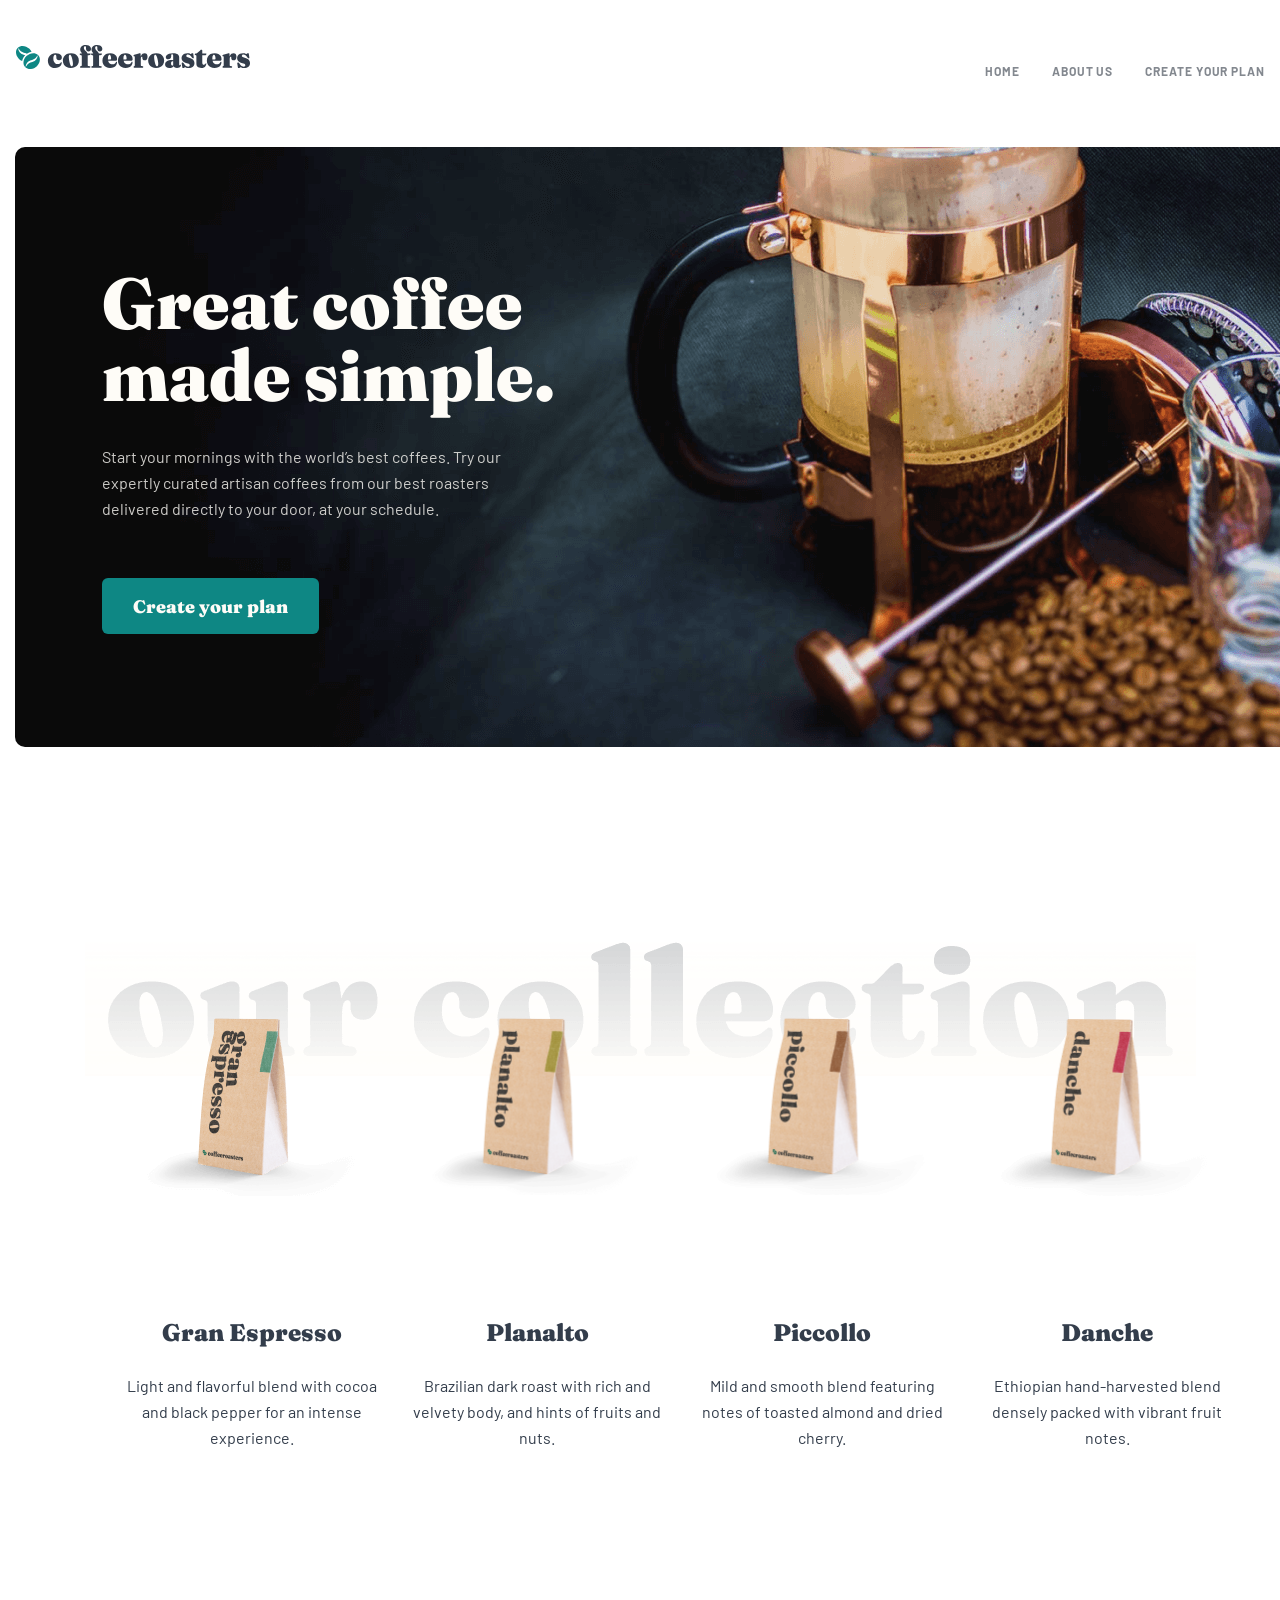
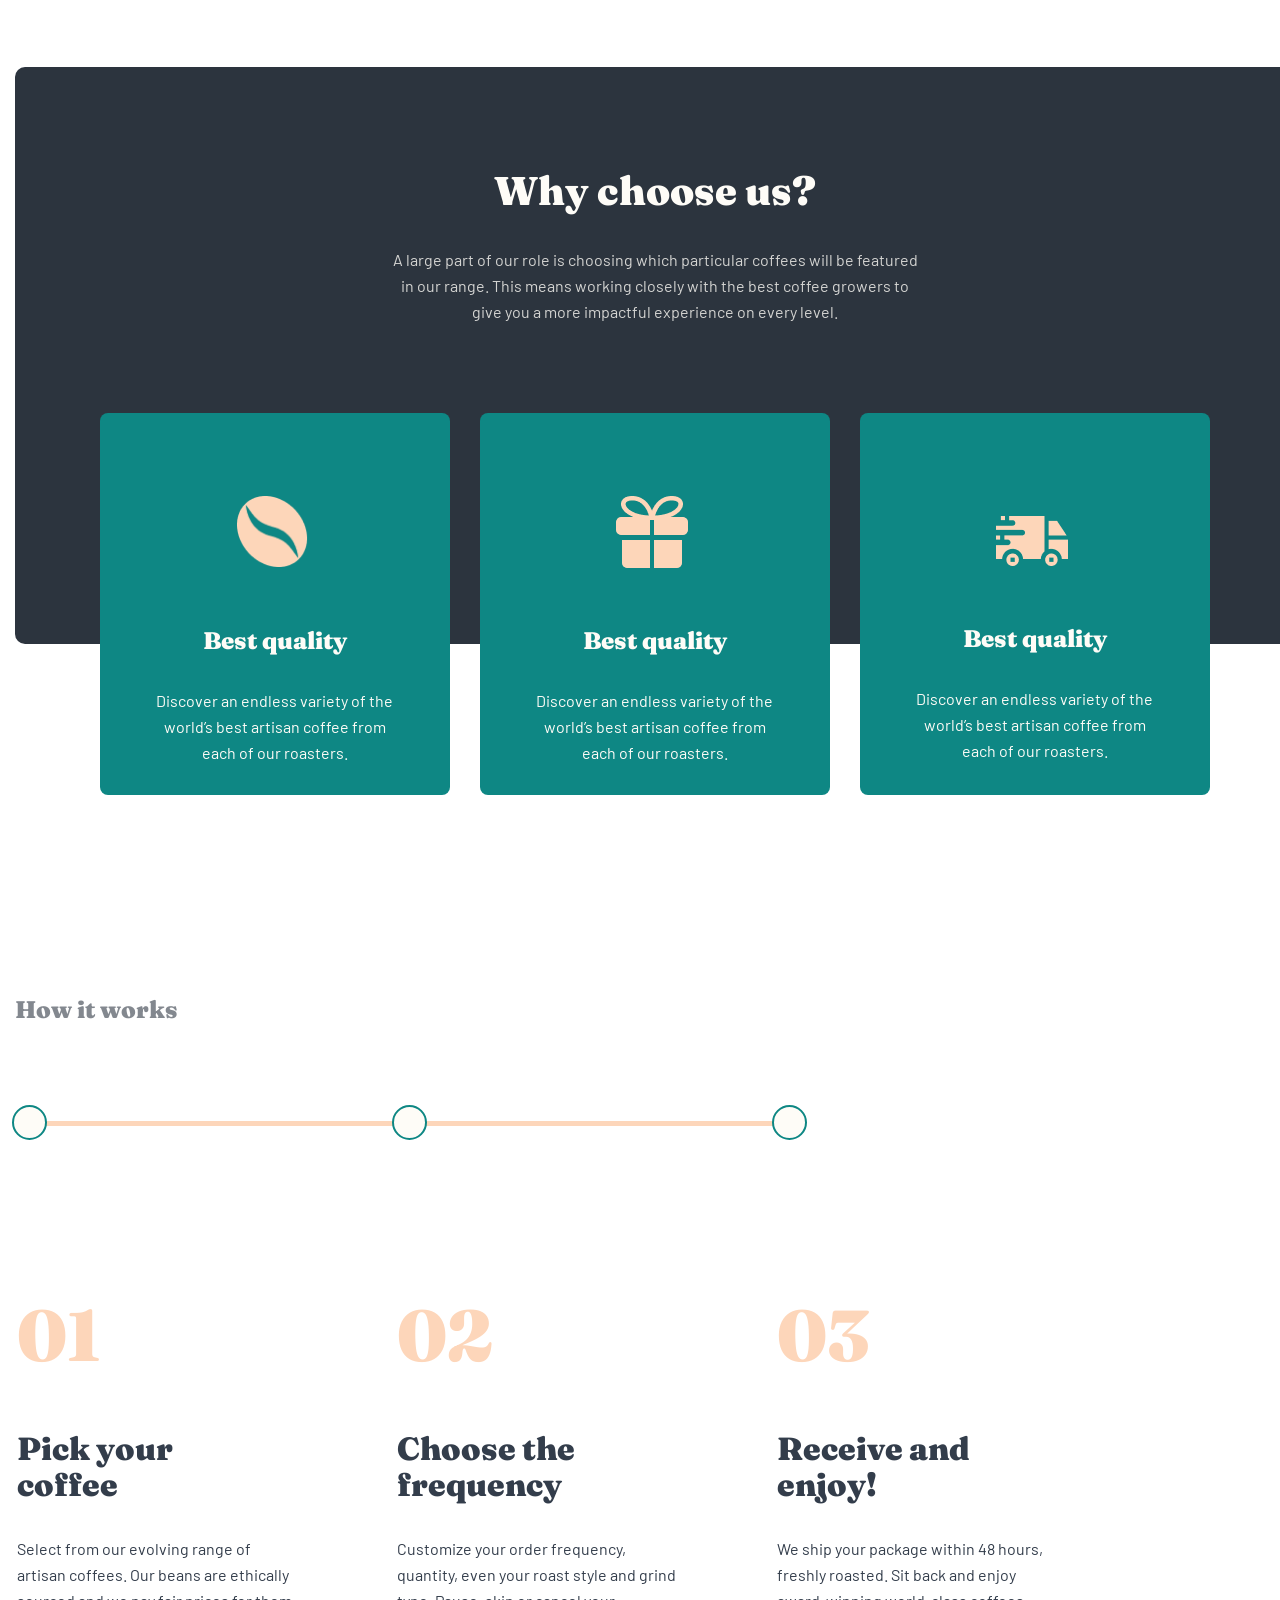
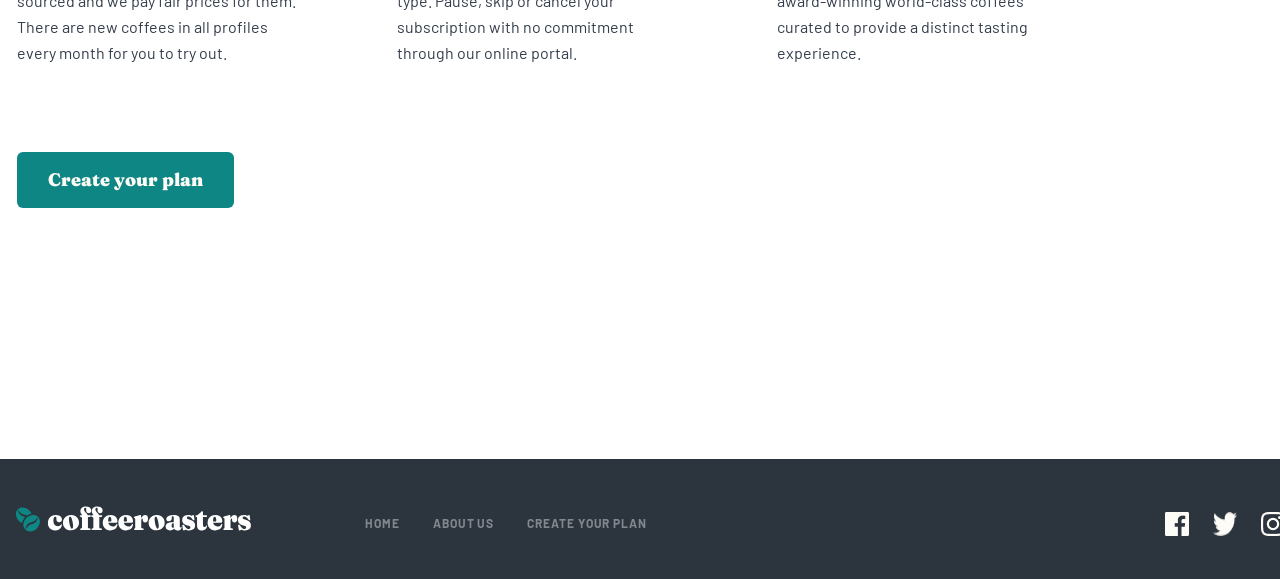
<file: index.html>
<!DOCTYPE html>
<html lang="en">
<head>
    <meta charset="UTF-8">
    <meta http-equiv="X-UA-Compatible" content="IE=edge">
    <meta name="viewport" content="width=device-width, initial-scale=1.0">
    <link rel="stylesheet" href="./css/main.css">
    <title>Home</title>
</head>
<body>
    <div class="container">
        
        <!-- header start -->
        
        <div class="header"> 
            <a class="header__atribut" href="./index.html">
                <img class="header__atrbut--image" src="./image/coffe.svg" width="236" height="26" alt="coffee">
            </a>
            <ul class="header__item">
                <li class="header__item--list ">
                    <a class="header__item--list--atribut"  href="#hero">Home</a>
                </li>
                <li class="header__item--list ">
                    <a class="header__item--list--atribut"  href="./about.html">about us</a>
                </li>
                <li class="header__item--list ">
                    <a class="header__item--list--atribut"  href="#works">Create your plan</a>
                </li>
            </ul>
        </div>
        
        <!--header end  -->
        
        <!-- main start -->
        
        
    </div>
    <div class="container">
        <div class="main">
            <!-- hero start -->
            <div class="main__hero" id="hero">
                <div class="main__hero--box">
                    <h1 class="main__hero--heading">Great coffee made simple. </h1>
                    <div class="main__hero--text">Start your mornings with the world’s best coffees.  Try our expertly curated artisan coffees from our  best roasters delivered directly to your door, at your schedule.</div>
                    <button class="main__hero--button">Create your plan</button>
                </div>
                
            </div>
            
        </div>
    </div>
    <!-- hero end -->
    
    <!--Collection start -->
    
    <div class="container">
        <div class="collection" id="collection">
            <ul class="collection__item">
                <li class="collection__item--list1">
                    <h4 class="collection__item--list--heading">Gran Espresso</h4>
                    <p class="collection__item--list--padding">Light and flavorful blend with cocoa and black pepper for an intense experience.</p>
                </li>
                <li class="collection__item--list2">
                    <h4 class="collection__item--list--heading">Planalto</h4>
                    <p class="collection__item--list--padding">Brazilian dark roast with rich and velvety body, and hints of fruits and nuts.</p>
                </li>
                <li class="collection__item--list3">
                    <h4 class="collection__item--list--heading">Piccollo</h4>
                    <p class="collection__item--list--padding">Mild and smooth blend featuring notes of toasted almond and dried cherry.</p>
                </li>
                <li class="collection__item--list4">
                    <h4 class="collection__item--list--heading">Danche</h4>
                    <p class="collection__item--list--padding">Ethiopian hand-harvested blend densely packed with vibrant fruit notes.</p>
                </li>
                
                
            </ul>
        </div>
    </div>
    <!-- Collection end -->
    
    <!-- choose start -->
    
    <div class="container">
        <div class="choose">
            <div class="choose__us">
                <h3 class="choose__us--heading">Why choose us?</h3>
                <p class="choose__us--padding">A large part of our role is choosing which particular coffees will be featured 
                    in our range. This means working closely with the best coffee growers to give 
                    you a more impactful experience on every level.</p>
                </div>
                <div class="choose__box">
                    <div class="choose__box--coffee">
                        <h4 class="choose__box-coffee--heading">Best quality</h4>
                        <p class="choose__box--coffee--padding">Discover an endless variety of the world’s best artisan coffee from each of our roasters.</p>
                    </div>
                    <div class="choose__box--surip">
                        <h4 class="choose__box--surip--heading">Best quality</h4>
                        <p class="choose__box--surip--padding">Discover an endless variety of the world’s best artisan coffee from each of our roasters.</p>
                    </div>
                    <div class="choose__box--speed">
                        <h4 class="choose__box--speed--heading">Best quality</h4>
                        <p class="choose__box--speed--padding">Discover an endless variety of the world’s best artisan coffee from each of our roasters.</p>
                    </div>
                </div>
                
            </div>
        </div>
        
        <!-- choose end -->
        
        <!-- Work start -->
        
        <div class="container">
            <div class="works" id="works">
                <h4 class="works__heading">How it works</h4>
                <div class="works__diver">
                    <ul class="works__pick--item">
                        <li class="works__pick--item--list">
                            <h2 class="works__pick--item--list--heading--coffee">01</h2>
                            <h3 class="works__pick--item--list--heading--3--coffee">Pick your coffee</h3>
                            <p class="works__pick--item--list--padding--coffee">Select from our evolving range of artisan coffees. Our beans are ethically sourced and we pay fair prices for them. There are new coffees in all profiles every month for you to try out.</p>
                        </li>
                        <li class="works__pick--item--list">
                            <h2 class="works__pick--item--list--heading--coffee">02</h2>
                            <h3 class="works__pick--item--list--heading--3--coffee">Choose the frequency</h3>
                            <p class="works__pick--item--list--padding--coffee">Customize your order frequency, quantity, even your roast style and grind type. Pause, skip or cancel your subscription with no commitment through our online portal.</p>
                        </li>
                        <li class="works__pick--item--list">
                            <h2 class="works__pick--item--list--heading--coffee">03</h2>
                            <h3 class="works__pick--item--list--heading--3--coffee">Receive and enjoy!</h3>
                            <p class="works__pick--item--list--padding--coffee">We ship your package within 48 hours, freshly roasted. Sit back and enjoy award-winning world-class coffees curated to provide a distinct tasting experience.</p>
                        </li>
                    </ul>
                    <button class="works__pick--button">Create your plan</button>
                </div>
            </div>
        </div>
        
        <!-- End Work -->
        <!-- Main end -->
        
        <!-- footer start -->
        <footer class="footer">
            <div class="container">
                <div class="footer__acitve">
                    <a class="footer__acitve--atribut" href="#">
                        <img class="footer__acitve--image" src="./image/coffe_white.svg" width="236" height="26" alt="coffe_white">
                    </a>
                    <ul class="footer__item">
                        <li class="footer__item--list ">
                            <a class="footer__item--list--atribut"  href="#hero">Home</a>
                        </li>
                        <li class="footer__item--list ">
                            <a class="footer__item--list--atribut"  href="#collection">about us</a>
                        </li>
                        <li class="footer__item--list ">
                            <a class="footer__item--list--atribut"  href="#works">Create your plan</a>
                        </li>
                    </ul>
                </div>
                <div class="footer__global">
                    <a class="footer__global--facebook" href="https://ru-ru.facebook.com/ " target="_blank">
                        <img src="./image/facebook.png" width="24" height="24" alt="facebook">
                    </a>
                    <a class="footer__global--twitter"  href="https://twitter.com/" target="_blank">
                        <img src="./image/twitter.png" width="24" height="24" alt="twitter">
                    </a>
                    <a class="footer__global--instagram"  href="https://www.instagram.com/" target="_blank">
                        <img src="./image/instagram.png" width="24" height="24" alt="instagram">
                    </a>
                    
                </div>
            </div>
        </footer>
        <!--footer end  -->
    </body>
    </html>
</file>
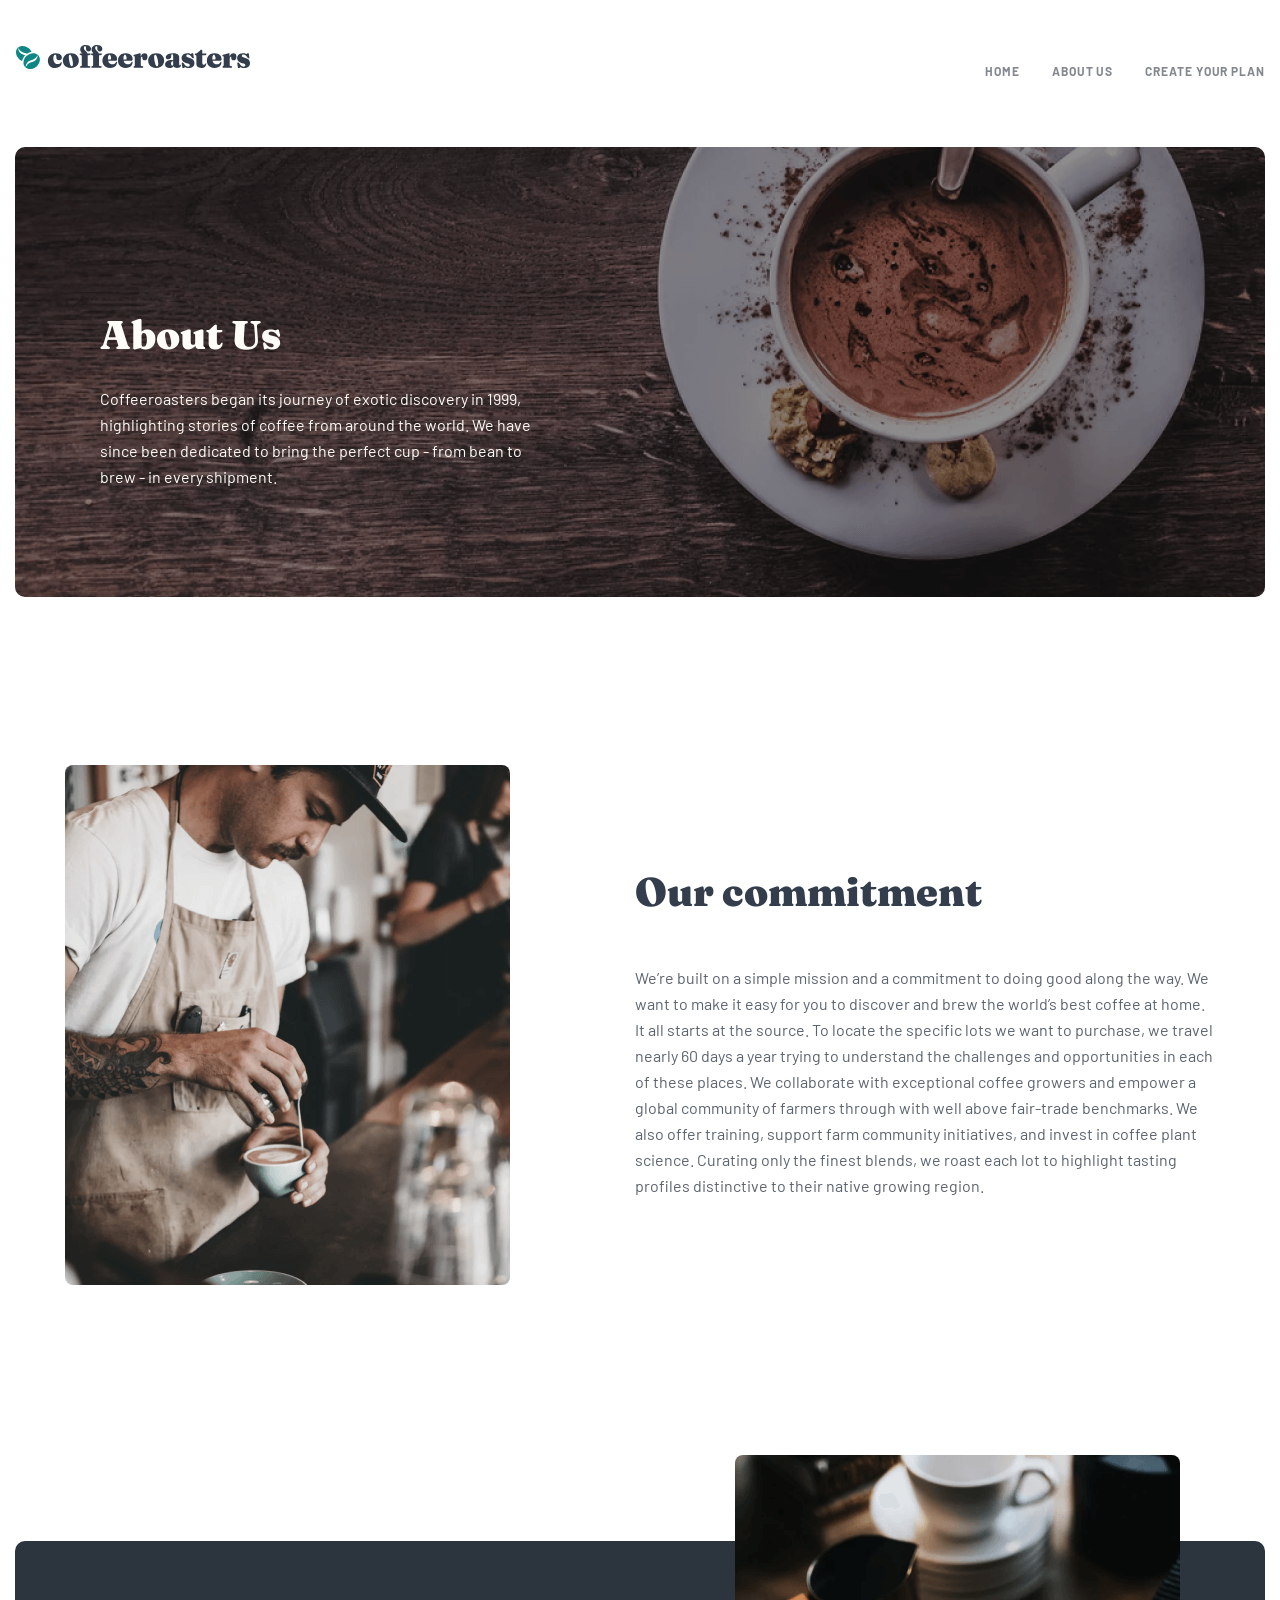
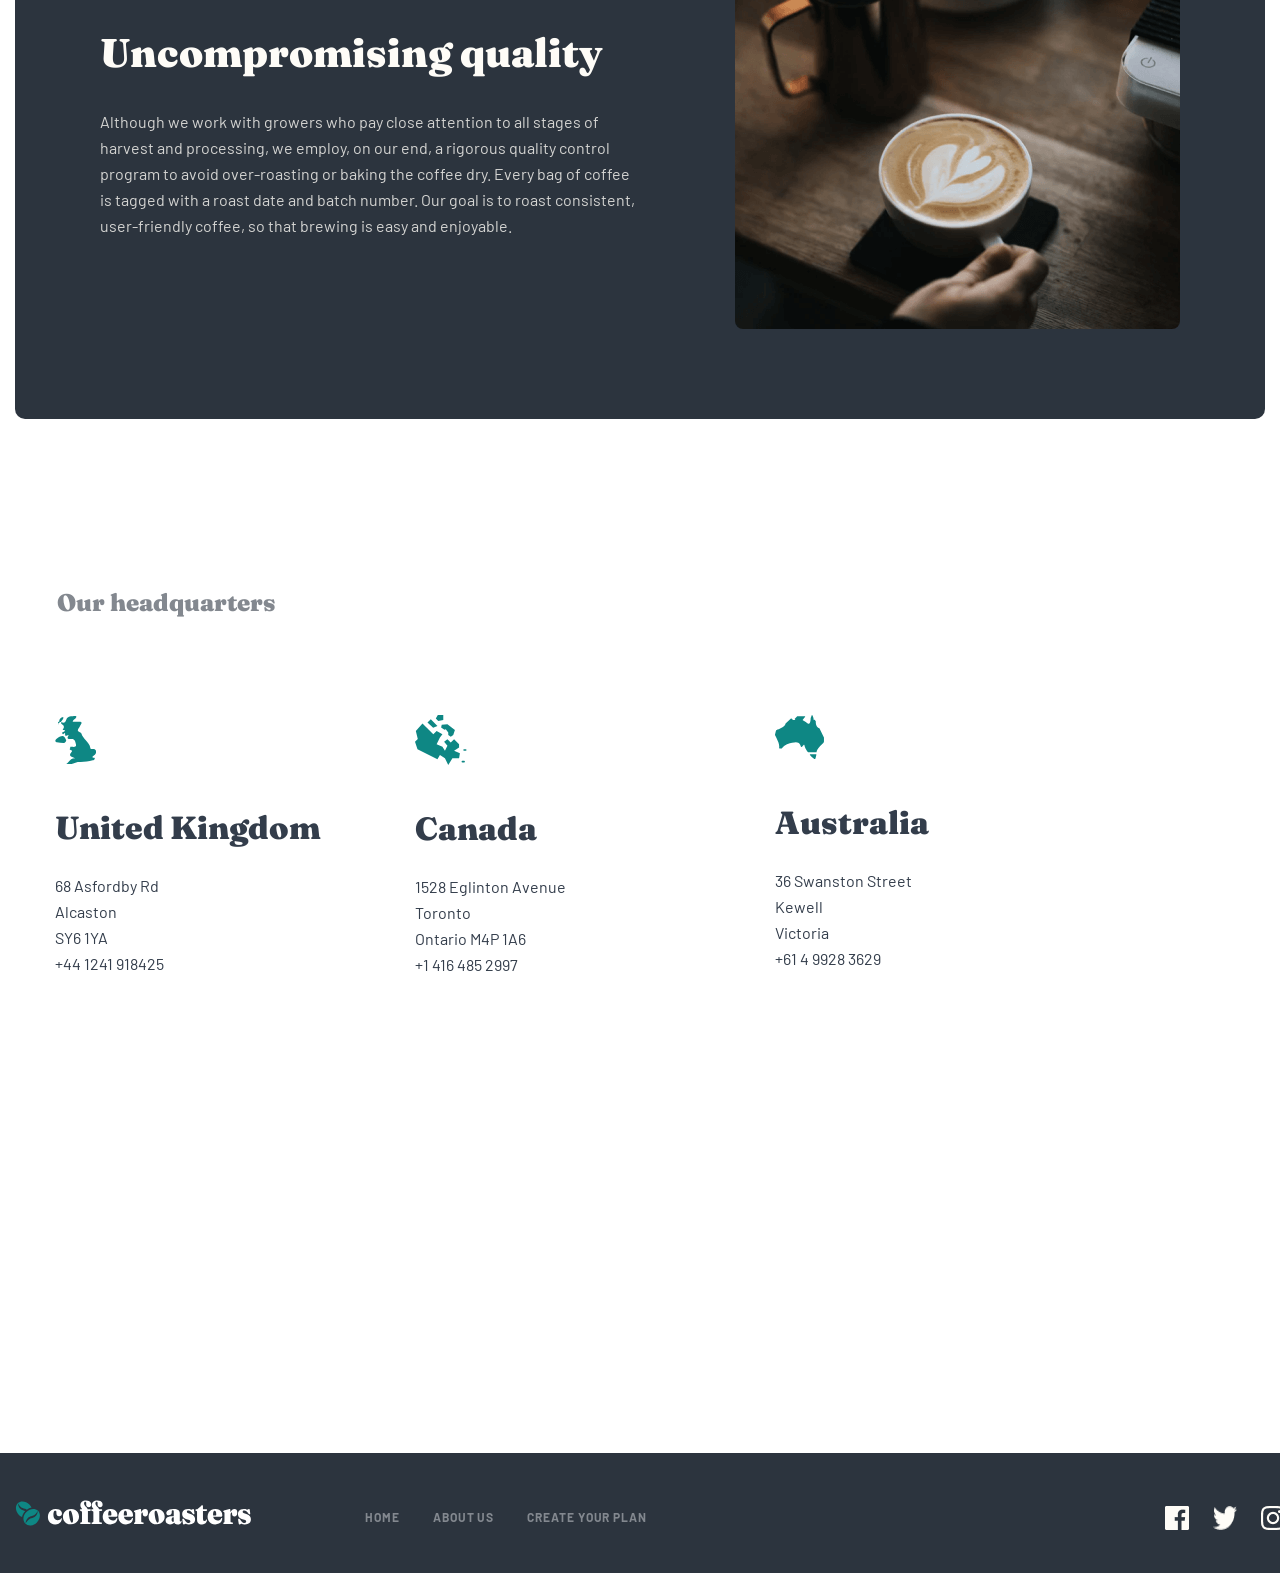
<file: about.html>
<!DOCTYPE html>
<html lang="en">
<head>
    <meta charset="UTF-8">
    <meta http-equiv="X-UA-Compatible" content="IE=edge">
    <meta name="viewport" content="width=device-width, initial-scale=1.0">
    <link rel="stylesheet" href="./css/main.css">
    <title>About us</title>
</head>
<body>
    <div class="container">
        
        <!-- header start -->
        
        <div class="header"> 
            <a class="header__atribut" href="./index.html">
                <img class="header__atrbut--image" src="./image/coffe.svg" width="236" height="26" alt="coffee">
            </a>
            <ul class="header__item">
                <li class="header__item--list ">
                    <a class="header__item--list--atribut"  href="./index.html">Home</a>
                </li>
                <li class="header__item--list ">
                    <a class="header__item--list--atribut"  href="./about.html">about us</a>
                </li>
                <li class="header__item--list ">
                    <a class="header__item--list--atribut"  href="#works">Create your plan</a>
                </li>
            </ul>
        </div>
    </div>
    <!-- header end -->
    
    <!-- hero start -->
    <main class="about-main">
        <div class="container">
            <div class="about-main__hero">
                <div class="about-main__hero--leftside">
                    <h1 class="about-main__hero--leftside-heading">
                        About Us
                    </h1>
                    <p class="about-main__hero--leftside-padding">
                        Coffeeroasters began its journey of exotic discovery in 1999,
                        highlighting stories of coffee from around the world. We have since 
                        been dedicated to bring the perfect cup - from bean to brew - in every shipment.
                    </p>
                </div>
            </div>
        </div>
        <!-- hero end -->
        
        <!-- our start -->
        <div class="container">
            <div class="main-our">
                
                <div class="main-our__leftside">
                    <img class="main-our__leftside--image" src="./image-about/commitment-about.png" width="445" height="520" alt="commitment">
                </div>
                <div class="main-our__rightside">
                    <h2 class="main-our__rightside--heading">
                        Our commitment
                    </h2>
                    <p class="main-our__rightside--padding">
                        We’re built on a simple mission and a commitment to doing good along the way.
                        We want to make it easy for you to discover and brew the world’s best coffee at home. It all starts at the source.
                        To locate the specific lots we want to purchase, we travel nearly 60 days a year trying to understand the 
                        challenges and opportunities in each of these places. We collaborate with exceptional coffee growers and empower a 
                        global community of farmers through with well above fair-trade benchmarks. We also offer training, support farm community initiatives,
                        and invest in coffee plant science. Curating only the finest blends, 
                        we roast each lot to highlight tasting profiles distinctive to their native growing region.
                    </p>
                    
                    
                    
                </div>
                
            </div>
            
        </div>
        <!-- Our end  -->
        
        <!-- quality start  -->
        
        <div class="container">
            <div class="main_quality">
                <div class="main_quality__left">
                    <h2 class="main_quality__left--heading">
                        Uncompromising quality
                    </h2>
                    <p class="main_quality__left--padding">
                        Although we work with growers who pay close attention to all stages of harvest and processing, we employ, on our end, a rigorous quality control program to 
                        avoid over-roasting or baking the coffee dry. Every bag of coffee is tagged with a roast date and batch number.
                        Our goal is to roast consistent, user-friendly coffee, so that brewing is easy and enjoyable.</p>
                    </div>
                    <div class="main_quality__right">
                        <img class="main_quality__right-image" src="./image-about/quality-about.png" width="445" height="474" alt="quality">
                    </div>
                    
                </div>
                
            </div>
            
            <!-- quality end -->

            <!-- head start -->
            <div class="container">
                <div class="main-head">
                    <p class="main-head__padding">
                        Our headquarters
                    </p>
                    <ul class="main-head_list">
                        <li class="main-head_list__item">
                            <h2 class="main-head_list__item--heading1">
                                United Kingdom
                            </h2>
                            <p class="main-head_list__item--padding">
                                68  Asfordby Rd
                                <br>
                                Alcaston
                                <br>
                                SY6 1YA
                                <br>
                                +44 1241 918425
                            </p>

                        </li>

                        <li class="main-head_list__item">
                            <h2 class="main-head_list__item--heading2">
                                Canada
                            </h2>
                            <p class="main-head_list__item--padding">
                                1528  Eglinton Avenue
                                <br>
                                Toronto
                                <br>
                                Ontario M4P 1A6
                                <br>
                                +1 416 485 2997
                            </p>

                        </li>

                        <li class="main-head_list__item">
                            <h2 class="main-head_list__item--heading3">
                                Australia
                            </h2>
                            <p class="main-head_list__item--padding">
                                36 Swanston Street
                                <br>
                                Kewell
                                <br>
                                Victoria
                                <br>
                                +61 4 9928 3629
                                <br>
                            </p>

                        </li>

                    </ul>

                    </div>

                </div>
                 
            </div>
            
        </main>
        <!-- head end -->
        <!-- main end -->

        <!-- footer start -->
        <footer class="footer">
            <div class="container">
                <div class="footer__acitve">
                    <a class="footer__acitve--atribut" href="#">
                        <img class="footer__acitve--image" src="./image/coffe_white.svg" width="236" height="26" alt="coffe_white">
                    </a>
                    <ul class="footer__item">
                        <li class="footer__item--list ">
                            <a class="footer__item--list--atribut"  href="././index.html">Home</a>
                        </li>
                        <li class="footer__item--list ">
                            <a class="footer__item--list--atribut"  href="././about.html">about us</a>
                        </li>
                        <li class="footer__item--list ">
                            <a class="footer__item--list--atribut"  href="#works">Create your plan</a>
                        </li>
                    </ul>
                </div>
                <div class="footer__global">
                    <a class="footer__global--facebook" href="https://ru-ru.facebook.com/ " target="_blank">
                        <img src="./image/facebook.png" width="24" height="24" alt="facebook">
                    </a>
                    <a class="footer__global--twitter"  href="https://twitter.com/" target="_blank">
                        <img src="./image/twitter.png" width="24" height="24" alt="twitter">
                    </a>
                    <a class="footer__global--instagram"  href="https://www.instagram.com/" target="_blank">
                        <img src="./image/instagram.png" width="24" height="24" alt="instagram">
                    </a>
                    
                </div>
            </div>
        </footer>
        <!-- footer end -->
    </body>
    </html>
</file>
<file: css/main.css>
@import url("https://fonts.googleapis.com/css2?family=Fraunces:wght@900&display=swap");
@import url("https://fonts.googleapis.com/css2?family=Barlow:wght@400;700&display=swap");
@import url("https://fonts.googleapis.com/css2?family=Fraunces:wght@900&display=swap");
@import url("https://fonts.googleapis.com/css2?family=Barlow:wght@400;700&display=swap");
html {
  scroll-behavior: smooth;
}

body {
  margin: 0;
  padding: 0;
  -webkit-box-sizing: border-box;
  box-sizing: border-box;
  font-family: "Hind Madurai", "Fraunces", "Barlow", "Arial" , sans-serif;
}

* ::after, *::before {
  -webkit-box-sizing: inherit;
  box-sizing: inherit;
}

.container {
  max-width: 1280px;
  margin: 0 auto;
  padding: 0 15px;
}

.header {
  display: -webkit-box;
  display: -ms-flexbox;
  display: flex;
  -webkit-box-pack: justify;
      -ms-flex-pack: justify;
          justify-content: space-between;
  margin-top: 44px;
  margin-bottom: 51px;
}

.header__image {
  margin-top: 10px;
}

.header__item {
  display: -webkit-box;
  display: -ms-flexbox;
  display: flex;
  list-style-type: none;
}

.header__item--list {
  margin-left: 32px;
}

.header__item--list--atribut {
  text-decoration: none;
  font-family: "Hind Madurai" , "Barlow" , "Arial";
  font-weight: bold;
  font-size: 12px;
  line-height: 15px;
  letter-spacing: 0.923077px;
  text-transform: uppercase;
  color: #83888F;
}

.header__item--list--atribut:active {
  font-family: "Hind Madurai" , "Barlow" , "Arial";
  font-style: normal;
  font-weight: bold;
  font-size: 12px;
  line-height: 15px;
  letter-spacing: 0.923077px;
  text-transform: uppercase;
  color: #333D4B;
}

.main__hero {
  background-image: url(./../image/Bitmap.png);
  width: 1280px;
  height: 600px;
  border-radius: 10px;
  margin-bottom: 195px;
}

.main__hero--heading {
  margin: 0;
  padding: 0;
  width: 593px;
  height: 145px;
  left: 0%;
  right: 0%;
  top: calc(50% - 145px/2 - 55px);
  font-family: "Fraunces", "Arial", sans-serif;
  font-style: normal;
  font-weight: 900;
  font-size: 72px;
  line-height: 72px;
  color: #FEFCF7;
  margin-bottom: 32px;
}

.main__hero--box {
  width: 493px;
  height: 367px;
  padding-top: 120px;
  padding-left: 87px;
}

.main__hero--text {
  font-family: "Hind Madurai" , "Barlow" , "Arial";
  font-style: normal;
  font-weight: normal;
  font-size: 16px;
  line-height: 26px;
  color: #FEFCF7;
  mix-blend-mode: normal;
  opacity: 0.8;
  width: 440px;
  height: 78px;
  margin: 0;
  padding: 0;
  margin-bottom: 56px;
}

.main__hero--button {
  background: #0E8784;
  border-radius: 6px;
  font-family: "Hind Madurai" , "Fraunces" , "Arial";
  font-style: normal;
  font-weight: 900;
  font-size: 18px;
  line-height: 25px;
  text-align: center;
  color: #FEFCF7;
  width: 217px;
  height: 56px;
  border: none;
  cursor: pointer;
}

.main__hero--button:active {
  background: #66D2CF;
  border-radius: 6px;
}

.collection {
  background-image: url(./../image/our.png);
  background-repeat: no-repeat;
  background-position-y: -62px;
  width: 1111px;
  height: 524.55px;
  display: -webkit-box;
  display: -ms-flexbox;
  display: flex;
  margin: 0 auto;
}

.collection__item {
  list-style-type: none;
  display: -webkit-box;
  display: -ms-flexbox;
  display: flex;
  text-align: center;
  -ms-flex-item-align: end;
      align-self: flex-end;
}

.collection__item--list1 {
  width: 255px;
  margin-right: 30px;
}

.collection__item--list1::before {
  background-image: url(./../image/pice1.png);
  content: "";
  display: block;
  width: 255px;
  height: 193px;
  background-size: contain;
  background-repeat: no-repeat;
  -webkit-transform: translateY(-50px);
  transform: translateY(-50px);
  margin-left: -7px;
}

.collection__item--list2 {
  width: 255px;
  margin-right: 30px;
}

.collection__item--list2::before {
  background-image: url(./../image/pice2.png);
  content: "";
  display: block;
  width: 255px;
  height: 193px;
  background-size: contain;
  background-repeat: no-repeat;
  -webkit-transform: translateY(-50px);
  transform: translateY(-50px);
  margin-left: -7px;
}

.collection__item--list3 {
  width: 255px;
  margin-right: 30px;
}

.collection__item--list3::before {
  background-image: url(./../image/pice3.png);
  content: "";
  display: block;
  width: 255px;
  height: 193px;
  background-size: contain;
  background-repeat: no-repeat;
  -webkit-transform: translateY(-50px);
  transform: translateY(-50px);
  margin-left: -7px;
}

.collection__item--list4 {
  width: 255px;
  margin-right: 30px;
}

.collection__item--list4::before {
  background-image: url(./../image/pice4.png);
  content: "";
  display: block;
  width: 235px;
  height: 177px;
  background-size: contain;
  background-repeat: no-repeat;
  -webkit-transform: translateY(-50px);
  transform: translateY(-50px);
  margin-top: 16px;
  margin-left: 12px;
}

.collection__item--list--heading {
  font-family: "Hind Madurai" , "Fraunces" , "Arial";
  font-style: normal;
  font-weight: 900;
  font-size: 24px;
  line-height: 32px;
  text-align: center;
  color: #333D4B;
  margin: 0;
  padding: 0;
  margin-bottom: 24px;
  margin-top: 71px;
}

.collection__item--list--padding {
  font-family: "Hind Madurai" , "Barlow" , "Arial";
  font-style: normal;
  font-weight: normal;
  font-size: 16px;
  line-height: 26px;
  text-align: center;
  color: #333D4B;
  margin: 0;
  padding: 0;
}

.choose {
  width: 1280px;
  height: 577px;
  background-color: #2C343E;
  border-radius: 10px;
  margin-top: 200px;
}

.choose__us {
  margin: 0 auto;
  text-align: center;
}

.choose__us--heading {
  font-family: "Hind Madurai" , "Fraunces" , "Arial";
  font-style: normal;
  font-weight: 900;
  font-size: 40px;
  line-height: 48px;
  color: #FEFCF7;
  margin: 0;
  padding: 0;
  margin-bottom: 32px;
  padding-top: 100px;
}

.choose__us--padding {
  font-family: "Barlow" , "Arial" , sans-serif;
  font-style: normal;
  font-weight: normal;
  font-size: 16px;
  line-height: 26px;
  color: #FEFCF7;
  mix-blend-mode: normal;
  opacity: 0.8;
  width: 528px;
  height: 80px;
  margin: 0 auto;
  margin-bottom: 86px;
}

.choose__box {
  width: 1110px;
  text-align: center;
  display: -webkit-box;
  display: -ms-flexbox;
  display: flex;
  -webkit-box-pack: justify;
      -ms-flex-pack: justify;
          justify-content: space-between;
  margin: 0 auto;
}

.choose__box--coffee {
  width: 350px;
  height: 382px;
  background: #0E8784;
  border-radius: 8px;
}

.choose__box--surip {
  width: 350px;
  height: 382px;
  background: #0E8784;
  border-radius: 8px;
}

.choose__box--speed {
  width: 350px;
  height: 382px;
  background: #0E8784;
  border-radius: 8px;
}

.choose__box-coffee--heading {
  font-family: "Hind Madurai" , "Fraunces" , "Arial";
  font-style: normal;
  font-weight: 900;
  font-size: 24px;
  line-height: 32px;
  text-align: center;
  color: #FEFCF7;
}

.choose__box-coffee--heading::before {
  background-image: url(./../image/coffee.png);
  content: "";
  display: block;
  width: 72px;
  height: 72px;
  background-size: contain;
  background-repeat: no-repeat;
  margin-top: 83px;
  margin-left: 136px;
  margin-bottom: 57px;
}

.choose__box--surip--heading {
  font-family: "Hind Madurai" , "Fraunces" , "Arial";
  font-style: normal;
  font-weight: 900;
  font-size: 24px;
  line-height: 32px;
  text-align: center;
  color: #FEFCF7;
}

.choose__box--surip--heading::before {
  background-image: url(./../image/surip.png);
  content: "";
  display: block;
  width: 72px;
  height: 72px;
  background-size: contain;
  background-repeat: no-repeat;
  margin-top: 83px;
  margin-left: 136px;
  margin-bottom: 57px;
}

.choose__box--speed--heading {
  font-family: "Hind Madurai" , "Fraunces" , "Arial";
  font-style: normal;
  font-weight: 900;
  font-size: 24px;
  line-height: 32px;
  text-align: center;
  color: #FEFCF7;
}

.choose__box--speed--heading::before {
  background-image: url(./../image/speed.png);
  content: "";
  display: block;
  width: 72px;
  height: 50px;
  background-size: contain;
  background-repeat: no-repeat;
  margin-top: 103px;
  margin-left: 136px;
  margin-bottom: 57px;
}

.choose__box--coffee--padding {
  font-family: "Hind Madurai" , "Barlow" , "Arial";
  font-style: normal;
  font-weight: normal;
  font-size: 16px;
  line-height: 26px;
  text-align: center;
  color: #FEFCF7;
  width: 255px;
  height: 78px;
  margin-left: 47px;
}

.choose__box--surip--padding {
  font-family: "Hind Madurai" , "Barlow" , "Arial";
  font-style: normal;
  font-weight: normal;
  font-size: 16px;
  line-height: 26px;
  text-align: center;
  color: #FEFCF7;
  width: 255px;
  height: 78px;
  margin-left: 47px;
}

.choose__box--speed--padding {
  font-family: "Hind Madurai" , "Barlow" , "Arial";
  font-style: normal;
  font-weight: normal;
  font-size: 16px;
  line-height: 26px;
  text-align: center;
  color: #FEFCF7;
  width: 255px;
  height: 78px;
  margin-left: 47px;
}

.works {
  margin-top: 350px;
  width: 1045px;
  height: 565px;
}

.works__heading {
  font-family: "Hind Madurai" , "Fraunces" , "Arial";
  font-style: normal;
  font-weight: 900;
  font-size: 24px;
  line-height: 32px;
  color: #83888F;
  margin-bottom: 95px;
}

.works__pick--item {
  width: 1045px;
  height: 565px;
  display: -webkit-box;
  display: -ms-flexbox;
  display: flex;
  -webkit-box-pack: justify;
  -ms-flex-pack: justify;
  justify-content: space-between;
  margin: 0;
  padding: 0;
}

.works__diver {
  width: 760px;
  height: 1px;
  border: 2px solid #FDD6BA;
  background-color: #FDD6BA;
}

.works__pick--item--list {
  list-style-type: none;
  width: 285px;
  height: 355px;
  margin-top: 82px;
}

.works__pick--item--list::before {
  content: "";
  border: 2px solid #0E8784;
  background: #fefcf7;
  display: block;
  border-radius: 50px;
  width: 31px;
  height: 31px;
  -webkit-transform: translateY(-100px);
  transform: translateY(-100px);
  margin-left: -5px;
}

.works__pick--item--list--heading--coffee {
  font-family: "Hind Madurai" , "Fraunces" , "Arial";
  font-style: normal;
  font-weight: 900;
  font-size: 72px;
  line-height: 72px;
  color: #FDD6BA;
}

.works__pick--item--list--heading--3--coffee {
  font-family: "Hind Madurai" , "Fraunces" , "Arial";
  font-style: normal;
  font-weight: 900;
  font-size: 32px;
  line-height: 36px;
  color: #333D4B;
  width: 255px;
  height: 73px;
}

.works__pick--item--list--padding--coffee {
  font-family: "Hind Madurai" , "Barlow" , "Arial";
  font-style: normal;
  font-weight: normal;
  font-size: 16px;
  line-height: 26px;
  color: #333D4B;
}

.works__pick--button {
  background: #0E8784;
  border-radius: 6px;
  font-family: "Hind Madurai" , "Fraunces" , "Arial";
  font-style: normal;
  font-weight: 900;
  font-size: 18px;
  line-height: 25px;
  text-align: center;
  color: #FEFCF7;
  width: 217px;
  height: 56px;
  border: none;
  cursor: pointer;
  margin-top: 64px;
}

.works__pick--button:active {
  background: #66D2CF;
  border-radius: 6px;
}

.footer {
  margin-top: 500px;
  background-color: #2C343E;
  max-width: 100%;
  height: 120px;
}

.footer__acitve {
  width: 632px;
  height: 26px;
  display: -webkit-box;
  display: -ms-flexbox;
  display: flex;
  -webkit-box-pack: justify;
  -ms-flex-pack: justify;
  justify-content: space-between;
}

.footer__acitve--image {
  margin-top: 47px;
}

.footer__item {
  display: -webkit-box;
  display: -ms-flexbox;
  display: flex;
  margin-top: 53.44px;
}

.footer__item--list {
  margin-left: 33px;
  list-style-type: none;
}

.footer__item--list--atribut {
  font-family: "Hind Madurai" , "Barlow" , "Arial";
  font-style: normal;
  font-weight: bold;
  font-size: 12px;
  line-height: 15px;
  letter-spacing: 0.923077px;
  text-transform: uppercase;
  color: #83888F;
  text-decoration: none;
}

.footer__item--list--atribut:active {
  font-family: "Hind Madurai" , "Barlow" , "Arial";
  font-style: normal;
  font-weight: bold;
  font-size: 12px;
  line-height: 15px;
  letter-spacing: 0.923077px;
  text-transform: uppercase;
  color: #FEFCF7;
}

.footer__global {
  display: -webkit-box;
  display: -ms-flexbox;
  display: flex;
  margin-left: 1150px;
  margin-top: 27px;
  width: 120px;
  height: 24px;
  -webkit-box-pack: justify;
  -ms-flex-pack: justify;
  justify-content: space-between;
}

.footer__global--facebook {
  display: inline-block;
}

.footer__global--facebook:active {
  width: 24px;
  height: 24px;
  background: #FDD6BA;
}

.footer__global--twitter {
  display: inline-block;
}

.footer__global--twitter:active {
  width: 24px;
  height: 24px;
  background: #FDD6BA;
}

.footer__global--instagram {
  display: inline-block;
}

.footer__global--instagram:active {
  width: 24px;
  height: 24px;
  background: #FDD6BA;
}

.header {
  display: -webkit-box;
  display: -ms-flexbox;
  display: flex;
  -webkit-box-pack: justify;
      -ms-flex-pack: justify;
          justify-content: space-between;
  margin-top: 44px;
  margin-bottom: 51px;
}

.header__image {
  margin-top: 10px;
}

.header__item {
  display: -webkit-box;
  display: -ms-flexbox;
  display: flex;
  list-style-type: none;
}

.header__item--list {
  margin-left: 32px;
}

.header__item--list--atribut {
  text-decoration: none;
  font-family: "Barlow" , "Arial" , sans-serif;
  font-weight: bold;
  font-size: 12px;
  line-height: 15px;
  letter-spacing: 0.923077px;
  text-transform: uppercase;
  color: #83888F;
}

.header__item--list--atribut:active {
  font-family: "Barlow" , "Arial" , sans-serif;
  font-style: normal;
  font-weight: bold;
  font-size: 12px;
  line-height: 15px;
  letter-spacing: 0.923077px;
  text-transform: uppercase;
  color: #333D4B;
}

.header__item--list--atribut:hover {
  font-family: "Barlow" , "Arial" , sans-serif;
  font-style: normal;
  font-weight: bold;
  font-size: 12px;
  line-height: 15px;
  letter-spacing: 0.923077px;
  text-transform: uppercase;
  color: #333D4B;
}

.about-main__hero {
  background-image: url(./../../image-about/hero-about.png);
  background-repeat: no-repeat;
  background-position: center;
  max-width: 1280px;
  height: 450px;
  border-radius: 10px;
  margin-bottom: 168px;
}

.about-main__hero--leftside {
  width: 445px;
  height: 176px;
  padding-top: 137px;
  margin-left: 85px;
}

.about-main__hero--leftside-heading {
  font-family: "Fraunces" , "Arial" , sans-serif;
  font-style: normal;
  font-weight: 900;
  font-size: 40px;
  line-height: 48px;
  color: #FEFCF7;
}

.about-main__hero--leftside-padding {
  font-family: "Barlow" , "Arial" , sans-serif;
  font-style: normal;
  font-weight: normal;
  font-size: 16px;
  line-height: 26px;
  color: #FEFCF7;
}

.main-our {
  display: -webkit-box;
  display: -ms-flexbox;
  display: flex;
  width: 1150px;
  margin: 0 auto;
  margin-bottom: 256px;
}

.main-our__leftside {
  display: -webkit-box;
  display: -ms-flexbox;
  display: flex;
}

.main-our__leftside--image {
  border-radius: 8px;
  margin-right: 125px;
}

.main-our__rightside {
  display: -webkit-box;
  display: -ms-flexbox;
  display: flex;
  -webkit-box-orient: vertical;
  -webkit-box-direction: normal;
      -ms-flex-direction: column;
          flex-direction: column;
  -ms-flex-item-align: center;
      align-self: center;
}

.main-our__rightside--heading {
  font-family: "Fraunces" , "Arial" , sans-serif;
  font-style: normal;
  font-weight: 900;
  font-size: 40px;
  line-height: 48px;
  color: #333D4B;
}

.main-our__rightside--padding {
  font-family: Barlow;
  font-style: normal;
  font-weight: normal;
  font-size: 16px;
  line-height: 26px;
  color: #333D4B;
  mix-blend-mode: normal;
  opacity: 0.8;
}

.main_quality {
  background-color: #2C343E;
  display: -webkit-box;
  display: -ms-flexbox;
  display: flex;
  -webkit-box-pack: justify;
      -ms-flex-pack: justify;
          justify-content: space-between;
  margin: 0 auto;
  border-radius: 10px;
}

.main_quality__left {
  width: 540px;
  height: 210px;
  display: -webkit-box;
  display: -ms-flexbox;
  display: flex;
  -webkit-box-orient: vertical;
  -webkit-box-direction: normal;
      -ms-flex-direction: column;
          flex-direction: column;
  padding-top: 88px;
  margin-left: 85px;
}

.main_quality__left--heading {
  font-family: "Fraunces" , "Arial" , sans-serif;
  font-style: normal;
  font-weight: 900;
  font-size: 40px;
  line-height: 48px;
  color: #FEFCF7;
  margin: 0;
  padding: 0;
}

.main_quality__left--padding {
  font-family: "Barlow" , "Arial" , sans-serif;
  font-style: normal;
  font-weight: normal;
  font-size: 16px;
  line-height: 26px;
  color: #FEFCF7;
  mix-blend-mode: normal;
  opacity: 0.8;
  margin: 0;
  padding: 0;
  margin-top: 32px;
  width: 540px;
  height: 130px;
}

.main_quality__right-image {
  position: relative;
  bottom: 86px;
  right: 85px;
  border-radius: 8px;
}

.main-head {
  width: 1045px;
  height: 366px;
}

.main-head__padding {
  font-family: "Fraunces" , "Arial" , sans-serif;
  font-style: normal;
  font-weight: 900;
  font-size: 24px;
  line-height: 32px;
  color: #83888F;
  margin-left: 42px;
  margin-top: 168px;
}

.main-head_list {
  display: -webkit-box;
  display: -ms-flexbox;
  display: flex;
  -webkit-box-pack: justify;
      -ms-flex-pack: justify;
          justify-content: space-between;
}

.main-head_list__item {
  list-style-type: none;
  width: 285px;
  height: 167px;
}

.main-head_list__item--heading1 {
  font-family: "Fraunces" , "Arial" , sans-serif;
  font-style: normal;
  font-weight: 900;
  font-size: 32px;
  line-height: 36px;
  color: #333D4B;
}

.main-head_list__item--heading1::before {
  content: "";
  background-image: url(./../../image-about/icon1-about.svg);
  width: 41px;
  height: 49px;
  display: block;
  margin: 72px 0 46px;
}

.main-head_list__item--heading2 {
  font-family: "Fraunces" , "Arial" , sans-serif;
  font-style: normal;
  font-weight: 900;
  font-size: 32px;
  line-height: 36px;
  color: #333D4B;
}

.main-head_list__item--heading2::before {
  content: "";
  background-image: url(./../../image-about/icon2-about.svg);
  width: 52px;
  height: 50px;
  display: block;
  margin: 72px 0 46px;
}

.main-head_list__item--heading3 {
  font-family: "Fraunces" , "Arial" , sans-serif;
  font-style: normal;
  font-weight: 900;
  font-size: 32px;
  line-height: 36px;
  color: #333D4B;
}

.main-head_list__item--heading3::before {
  content: "";
  background-image: url(./../../image-about/icon3-about.svg);
  width: 49px;
  height: 44px;
  display: block;
  margin: 72px 0 46px;
}

.main-head_list__item--padding {
  font-family: "Barlow" , "Arial" , sans-serif;
  font-style: normal;
  font-weight: normal;
  font-size: 16px;
  line-height: 26px;
  color: #333D4B;
}

.header {
  display: -webkit-box;
  display: -ms-flexbox;
  display: flex;
  -webkit-box-pack: justify;
      -ms-flex-pack: justify;
          justify-content: space-between;
  margin-top: 44px;
  margin-bottom: 51px;
}

.header__image {
  margin-top: 10px;
}

.header__item {
  display: -webkit-box;
  display: -ms-flexbox;
  display: flex;
  list-style-type: none;
}

.header__item--list {
  margin-left: 32px;
}

.header__item--list--atribut {
  text-decoration: none;
  font-family: "Hind Madurai" , "Barlow" , "Arial";
  font-weight: bold;
  font-size: 12px;
  line-height: 15px;
  letter-spacing: 0.923077px;
  text-transform: uppercase;
  color: #83888F;
}

.header__item--list--atribut:active {
  font-family: "Hind Madurai" , "Barlow" , "Arial";
  font-style: normal;
  font-weight: bold;
  font-size: 12px;
  line-height: 15px;
  letter-spacing: 0.923077px;
  text-transform: uppercase;
  color: #333D4B;
}

.main__hero {
  background-image: url(./../image/Bitmap.png);
  width: 1280px;
  height: 600px;
  border-radius: 10px;
  margin-bottom: 195px;
}

.main__hero--heading {
  margin: 0;
  padding: 0;
  width: 593px;
  height: 145px;
  left: 0%;
  right: 0%;
  top: calc(50% - 145px/2 - 55px);
  font-family: "Fraunces", "Arial", sans-serif;
  font-style: normal;
  font-weight: 900;
  font-size: 72px;
  line-height: 72px;
  color: #FEFCF7;
  margin-bottom: 32px;
}

.main__hero--box {
  width: 493px;
  height: 367px;
  padding-top: 120px;
  padding-left: 87px;
}

.main__hero--text {
  font-family: "Hind Madurai" , "Barlow" , "Arial";
  font-style: normal;
  font-weight: normal;
  font-size: 16px;
  line-height: 26px;
  color: #FEFCF7;
  mix-blend-mode: normal;
  opacity: 0.8;
  width: 440px;
  height: 78px;
  margin: 0;
  padding: 0;
  margin-bottom: 56px;
}

.main__hero--button {
  background: #0E8784;
  border-radius: 6px;
  font-family: "Hind Madurai" , "Fraunces" , "Arial";
  font-style: normal;
  font-weight: 900;
  font-size: 18px;
  line-height: 25px;
  text-align: center;
  color: #FEFCF7;
  width: 217px;
  height: 56px;
  border: none;
  cursor: pointer;
}

.main__hero--button:active {
  background: #66D2CF;
  border-radius: 6px;
}

.collection {
  background-image: url(./../image/our.png);
  background-repeat: no-repeat;
  background-position-y: -62px;
  width: 1111px;
  height: 524.55px;
  display: -webkit-box;
  display: -ms-flexbox;
  display: flex;
  margin: 0 auto;
}

.collection__item {
  list-style-type: none;
  display: -webkit-box;
  display: -ms-flexbox;
  display: flex;
  text-align: center;
  -ms-flex-item-align: end;
      align-self: flex-end;
}

.collection__item--list1 {
  width: 255px;
  margin-right: 30px;
}

.collection__item--list1::before {
  background-image: url(./../image/pice1.png);
  content: "";
  display: block;
  width: 255px;
  height: 193px;
  background-size: contain;
  background-repeat: no-repeat;
  -webkit-transform: translateY(-50px);
  transform: translateY(-50px);
  margin-left: -7px;
}

.collection__item--list2 {
  width: 255px;
  margin-right: 30px;
}

.collection__item--list2::before {
  background-image: url(./../image/pice2.png);
  content: "";
  display: block;
  width: 255px;
  height: 193px;
  background-size: contain;
  background-repeat: no-repeat;
  -webkit-transform: translateY(-50px);
  transform: translateY(-50px);
  margin-left: -7px;
}

.collection__item--list3 {
  width: 255px;
  margin-right: 30px;
}

.collection__item--list3::before {
  background-image: url(./../image/pice3.png);
  content: "";
  display: block;
  width: 255px;
  height: 193px;
  background-size: contain;
  background-repeat: no-repeat;
  -webkit-transform: translateY(-50px);
  transform: translateY(-50px);
  margin-left: -7px;
}

.collection__item--list4 {
  width: 255px;
  margin-right: 30px;
}

.collection__item--list4::before {
  background-image: url(./../image/pice4.png);
  content: "";
  display: block;
  width: 235px;
  height: 177px;
  background-size: contain;
  background-repeat: no-repeat;
  -webkit-transform: translateY(-50px);
  transform: translateY(-50px);
  margin-top: 16px;
  margin-left: 12px;
}

.collection__item--list--heading {
  font-family: "Hind Madurai" , "Fraunces" , "Arial";
  font-style: normal;
  font-weight: 900;
  font-size: 24px;
  line-height: 32px;
  text-align: center;
  color: #333D4B;
  margin: 0;
  padding: 0;
  margin-bottom: 24px;
  margin-top: 71px;
}

.collection__item--list--padding {
  font-family: "Hind Madurai" , "Barlow" , "Arial";
  font-style: normal;
  font-weight: normal;
  font-size: 16px;
  line-height: 26px;
  text-align: center;
  color: #333D4B;
  margin: 0;
  padding: 0;
}

.choose {
  width: 1280px;
  height: 577px;
  background-color: #2C343E;
  border-radius: 10px;
  margin-top: 200px;
}

.choose__us {
  margin: 0 auto;
  text-align: center;
}

.choose__us--heading {
  font-family: "Hind Madurai" , "Fraunces" , "Arial";
  font-style: normal;
  font-weight: 900;
  font-size: 40px;
  line-height: 48px;
  color: #FEFCF7;
  margin: 0;
  padding: 0;
  margin-bottom: 32px;
  padding-top: 100px;
}

.choose__us--padding {
  font-family: "Barlow" , "Arial" , sans-serif;
  font-style: normal;
  font-weight: normal;
  font-size: 16px;
  line-height: 26px;
  color: #FEFCF7;
  mix-blend-mode: normal;
  opacity: 0.8;
  width: 528px;
  height: 80px;
  margin: 0 auto;
  margin-bottom: 86px;
}

.choose__box {
  width: 1110px;
  text-align: center;
  display: -webkit-box;
  display: -ms-flexbox;
  display: flex;
  -webkit-box-pack: justify;
      -ms-flex-pack: justify;
          justify-content: space-between;
  margin: 0 auto;
}

.choose__box--coffee {
  width: 350px;
  height: 382px;
  background: #0E8784;
  border-radius: 8px;
}

.choose__box--surip {
  width: 350px;
  height: 382px;
  background: #0E8784;
  border-radius: 8px;
}

.choose__box--speed {
  width: 350px;
  height: 382px;
  background: #0E8784;
  border-radius: 8px;
}

.choose__box-coffee--heading {
  font-family: "Hind Madurai" , "Fraunces" , "Arial";
  font-style: normal;
  font-weight: 900;
  font-size: 24px;
  line-height: 32px;
  text-align: center;
  color: #FEFCF7;
}

.choose__box-coffee--heading::before {
  background-image: url(./../image/coffee.png);
  content: "";
  display: block;
  width: 72px;
  height: 72px;
  background-size: contain;
  background-repeat: no-repeat;
  margin-top: 83px;
  margin-left: 136px;
  margin-bottom: 57px;
}

.choose__box--surip--heading {
  font-family: "Hind Madurai" , "Fraunces" , "Arial";
  font-style: normal;
  font-weight: 900;
  font-size: 24px;
  line-height: 32px;
  text-align: center;
  color: #FEFCF7;
}

.choose__box--surip--heading::before {
  background-image: url(./../image/surip.png);
  content: "";
  display: block;
  width: 72px;
  height: 72px;
  background-size: contain;
  background-repeat: no-repeat;
  margin-top: 83px;
  margin-left: 136px;
  margin-bottom: 57px;
}

.choose__box--speed--heading {
  font-family: "Hind Madurai" , "Fraunces" , "Arial";
  font-style: normal;
  font-weight: 900;
  font-size: 24px;
  line-height: 32px;
  text-align: center;
  color: #FEFCF7;
}

.choose__box--speed--heading::before {
  background-image: url(./../image/speed.png);
  content: "";
  display: block;
  width: 72px;
  height: 50px;
  background-size: contain;
  background-repeat: no-repeat;
  margin-top: 103px;
  margin-left: 136px;
  margin-bottom: 57px;
}

.choose__box--coffee--padding {
  font-family: "Hind Madurai" , "Barlow" , "Arial";
  font-style: normal;
  font-weight: normal;
  font-size: 16px;
  line-height: 26px;
  text-align: center;
  color: #FEFCF7;
  width: 255px;
  height: 78px;
  margin-left: 47px;
}

.choose__box--surip--padding {
  font-family: "Hind Madurai" , "Barlow" , "Arial";
  font-style: normal;
  font-weight: normal;
  font-size: 16px;
  line-height: 26px;
  text-align: center;
  color: #FEFCF7;
  width: 255px;
  height: 78px;
  margin-left: 47px;
}

.choose__box--speed--padding {
  font-family: "Hind Madurai" , "Barlow" , "Arial";
  font-style: normal;
  font-weight: normal;
  font-size: 16px;
  line-height: 26px;
  text-align: center;
  color: #FEFCF7;
  width: 255px;
  height: 78px;
  margin-left: 47px;
}

.works {
  margin-top: 350px;
  width: 1045px;
  height: 565px;
}

.works__heading {
  font-family: "Hind Madurai" , "Fraunces" , "Arial";
  font-style: normal;
  font-weight: 900;
  font-size: 24px;
  line-height: 32px;
  color: #83888F;
  margin-bottom: 95px;
}

.works__pick--item {
  width: 1045px;
  height: 565px;
  display: -webkit-box;
  display: -ms-flexbox;
  display: flex;
  -webkit-box-pack: justify;
  -ms-flex-pack: justify;
  justify-content: space-between;
  margin: 0;
  padding: 0;
}

.works__diver {
  width: 760px;
  height: 1px;
  border: 2px solid #FDD6BA;
  background-color: #FDD6BA;
}

.works__pick--item--list {
  list-style-type: none;
  width: 285px;
  height: 355px;
  margin-top: 82px;
}

.works__pick--item--list::before {
  content: "";
  border: 2px solid #0E8784;
  background: #fefcf7;
  display: block;
  border-radius: 50px;
  width: 31px;
  height: 31px;
  -webkit-transform: translateY(-100px);
  transform: translateY(-100px);
  margin-left: -5px;
}

.works__pick--item--list--heading--coffee {
  font-family: "Hind Madurai" , "Fraunces" , "Arial";
  font-style: normal;
  font-weight: 900;
  font-size: 72px;
  line-height: 72px;
  color: #FDD6BA;
}

.works__pick--item--list--heading--3--coffee {
  font-family: "Hind Madurai" , "Fraunces" , "Arial";
  font-style: normal;
  font-weight: 900;
  font-size: 32px;
  line-height: 36px;
  color: #333D4B;
  width: 255px;
  height: 73px;
}

.works__pick--item--list--padding--coffee {
  font-family: "Hind Madurai" , "Barlow" , "Arial";
  font-style: normal;
  font-weight: normal;
  font-size: 16px;
  line-height: 26px;
  color: #333D4B;
}

.works__pick--button {
  background: #0E8784;
  border-radius: 6px;
  font-family: "Hind Madurai" , "Fraunces" , "Arial";
  font-style: normal;
  font-weight: 900;
  font-size: 18px;
  line-height: 25px;
  text-align: center;
  color: #FEFCF7;
  width: 217px;
  height: 56px;
  border: none;
  cursor: pointer;
  margin-top: 64px;
}

.works__pick--button:active {
  background: #66D2CF;
  border-radius: 6px;
}

.footer {
  margin-top: 500px;
  background-color: #2C343E;
  max-width: 100%;
  height: 120px;
}

.footer__acitve {
  width: 632px;
  height: 26px;
  display: -webkit-box;
  display: -ms-flexbox;
  display: flex;
  -webkit-box-pack: justify;
  -ms-flex-pack: justify;
  justify-content: space-between;
}

.footer__acitve--image {
  margin-top: 47px;
}

.footer__item {
  display: -webkit-box;
  display: -ms-flexbox;
  display: flex;
  margin-top: 53.44px;
}

.footer__item--list {
  margin-left: 33px;
  list-style-type: none;
}

.footer__item--list--atribut {
  font-family: "Hind Madurai" , "Barlow" , "Arial";
  font-style: normal;
  font-weight: bold;
  font-size: 12px;
  line-height: 15px;
  letter-spacing: 0.923077px;
  text-transform: uppercase;
  color: #83888F;
  text-decoration: none;
}

.footer__item--list--atribut:active {
  font-family: "Hind Madurai" , "Barlow" , "Arial";
  font-style: normal;
  font-weight: bold;
  font-size: 12px;
  line-height: 15px;
  letter-spacing: 0.923077px;
  text-transform: uppercase;
  color: #FEFCF7;
}

.footer__global {
  display: -webkit-box;
  display: -ms-flexbox;
  display: flex;
  margin-left: 1150px;
  margin-top: 27px;
  width: 120px;
  height: 24px;
  -webkit-box-pack: justify;
  -ms-flex-pack: justify;
  justify-content: space-between;
}

.footer__global--facebook {
  display: inline-block;
}

.footer__global--facebook:active {
  width: 24px;
  height: 24px;
  background: #FDD6BA;
}

.footer__global--twitter {
  display: inline-block;
}

.footer__global--twitter:active {
  width: 24px;
  height: 24px;
  background: #FDD6BA;
}

.footer__global--instagram {
  display: inline-block;
}

.footer__global--instagram:active {
  width: 24px;
  height: 24px;
  background: #FDD6BA;
}

.header {
  display: -webkit-box;
  display: -ms-flexbox;
  display: flex;
  -webkit-box-pack: justify;
      -ms-flex-pack: justify;
          justify-content: space-between;
  margin-top: 44px;
  margin-bottom: 51px;
}

.header__image {
  margin-top: 10px;
}

.header__item {
  display: -webkit-box;
  display: -ms-flexbox;
  display: flex;
  list-style-type: none;
}

.header__item--list {
  margin-left: 32px;
}

.header__item--list--atribut {
  text-decoration: none;
  font-family: "Barlow" , "Arial" , sans-serif;
  font-weight: bold;
  font-size: 12px;
  line-height: 15px;
  letter-spacing: 0.923077px;
  text-transform: uppercase;
  color: #83888F;
}

.header__item--list--atribut:active {
  font-family: "Barlow" , "Arial" , sans-serif;
  font-style: normal;
  font-weight: bold;
  font-size: 12px;
  line-height: 15px;
  letter-spacing: 0.923077px;
  text-transform: uppercase;
  color: #333D4B;
}

.header__item--list--atribut:hover {
  font-family: "Barlow" , "Arial" , sans-serif;
  font-style: normal;
  font-weight: bold;
  font-size: 12px;
  line-height: 15px;
  letter-spacing: 0.923077px;
  text-transform: uppercase;
  color: #333D4B;
}

.about-main__hero {
  background-image: url(./../../image-about/hero-about.png);
  background-repeat: no-repeat;
  background-position: center;
  max-width: 1280px;
  height: 450px;
  border-radius: 10px;
  margin-bottom: 168px;
}

.about-main__hero--leftside {
  width: 445px;
  height: 176px;
  padding-top: 137px;
  margin-left: 85px;
}

.about-main__hero--leftside-heading {
  font-family: "Fraunces" , "Arial" , sans-serif;
  font-style: normal;
  font-weight: 900;
  font-size: 40px;
  line-height: 48px;
  color: #FEFCF7;
}

.about-main__hero--leftside-padding {
  font-family: "Barlow" , "Arial" , sans-serif;
  font-style: normal;
  font-weight: normal;
  font-size: 16px;
  line-height: 26px;
  color: #FEFCF7;
}

.main-our {
  display: -webkit-box;
  display: -ms-flexbox;
  display: flex;
  width: 1150px;
  margin: 0 auto;
  margin-bottom: 256px;
}

.main-our__leftside {
  display: -webkit-box;
  display: -ms-flexbox;
  display: flex;
}

.main-our__leftside--image {
  border-radius: 8px;
  margin-right: 125px;
}

.main-our__rightside {
  display: -webkit-box;
  display: -ms-flexbox;
  display: flex;
  -webkit-box-orient: vertical;
  -webkit-box-direction: normal;
      -ms-flex-direction: column;
          flex-direction: column;
  -ms-flex-item-align: center;
      align-self: center;
}

.main-our__rightside--heading {
  font-family: "Fraunces" , "Arial" , sans-serif;
  font-style: normal;
  font-weight: 900;
  font-size: 40px;
  line-height: 48px;
  color: #333D4B;
}

.main-our__rightside--padding {
  font-family: Barlow;
  font-style: normal;
  font-weight: normal;
  font-size: 16px;
  line-height: 26px;
  color: #333D4B;
  mix-blend-mode: normal;
  opacity: 0.8;
}

.main_quality {
  background-color: #2C343E;
  display: -webkit-box;
  display: -ms-flexbox;
  display: flex;
  -webkit-box-pack: justify;
      -ms-flex-pack: justify;
          justify-content: space-between;
  margin: 0 auto;
  border-radius: 10px;
}

.main_quality__left {
  width: 540px;
  height: 210px;
  display: -webkit-box;
  display: -ms-flexbox;
  display: flex;
  -webkit-box-orient: vertical;
  -webkit-box-direction: normal;
      -ms-flex-direction: column;
          flex-direction: column;
  padding-top: 88px;
  margin-left: 85px;
}

.main_quality__left--heading {
  font-family: "Fraunces" , "Arial" , sans-serif;
  font-style: normal;
  font-weight: 900;
  font-size: 40px;
  line-height: 48px;
  color: #FEFCF7;
  margin: 0;
  padding: 0;
}

.main_quality__left--padding {
  font-family: "Barlow" , "Arial" , sans-serif;
  font-style: normal;
  font-weight: normal;
  font-size: 16px;
  line-height: 26px;
  color: #FEFCF7;
  mix-blend-mode: normal;
  opacity: 0.8;
  margin: 0;
  padding: 0;
  margin-top: 32px;
  width: 540px;
  height: 130px;
}

.main_quality__right-image {
  position: relative;
  bottom: 86px;
  right: 85px;
  border-radius: 8px;
}

.main-head {
  width: 1045px;
  height: 366px;
}

.main-head__padding {
  font-family: "Fraunces" , "Arial" , sans-serif;
  font-style: normal;
  font-weight: 900;
  font-size: 24px;
  line-height: 32px;
  color: #83888F;
  margin-left: 42px;
  margin-top: 168px;
}

.main-head_list {
  display: -webkit-box;
  display: -ms-flexbox;
  display: flex;
  -webkit-box-pack: justify;
      -ms-flex-pack: justify;
          justify-content: space-between;
}

.main-head_list__item {
  list-style-type: none;
  width: 285px;
  height: 167px;
}

.main-head_list__item--heading1 {
  font-family: "Fraunces" , "Arial" , sans-serif;
  font-style: normal;
  font-weight: 900;
  font-size: 32px;
  line-height: 36px;
  color: #333D4B;
}

.main-head_list__item--heading1::before {
  content: "";
  background-image: url(./../../image-about/icon1-about.svg);
  width: 41px;
  height: 49px;
  display: block;
  margin: 72px 0 46px;
}

.main-head_list__item--heading2 {
  font-family: "Fraunces" , "Arial" , sans-serif;
  font-style: normal;
  font-weight: 900;
  font-size: 32px;
  line-height: 36px;
  color: #333D4B;
}

.main-head_list__item--heading2::before {
  content: "";
  background-image: url(./../../image-about/icon2-about.svg);
  width: 52px;
  height: 50px;
  display: block;
  margin: 72px 0 46px;
}

.main-head_list__item--heading3 {
  font-family: "Fraunces" , "Arial" , sans-serif;
  font-style: normal;
  font-weight: 900;
  font-size: 32px;
  line-height: 36px;
  color: #333D4B;
}

.main-head_list__item--heading3::before {
  content: "";
  background-image: url(./../../image-about/icon3-about.svg);
  width: 49px;
  height: 44px;
  display: block;
  margin: 72px 0 46px;
}

.main-head_list__item--padding {
  font-family: "Barlow" , "Arial" , sans-serif;
  font-style: normal;
  font-weight: normal;
  font-size: 16px;
  line-height: 26px;
  color: #333D4B;
}

html {
  scroll-behavior: smooth;
}

body {
  margin: 0;
  padding: 0;
  -webkit-box-sizing: border-box;
  box-sizing: border-box;
  font-family: "Hind Madurai", "Fraunces", "Barlow", "Arial" , sans-serif;
}

* ::after, *::before {
  -webkit-box-sizing: inherit;
  box-sizing: inherit;
}

.container {
  max-width: 1280px;
  margin: 0 auto;
  padding: 0 15px;
}
/*# sourceMappingURL=main.css.map */
</file>
